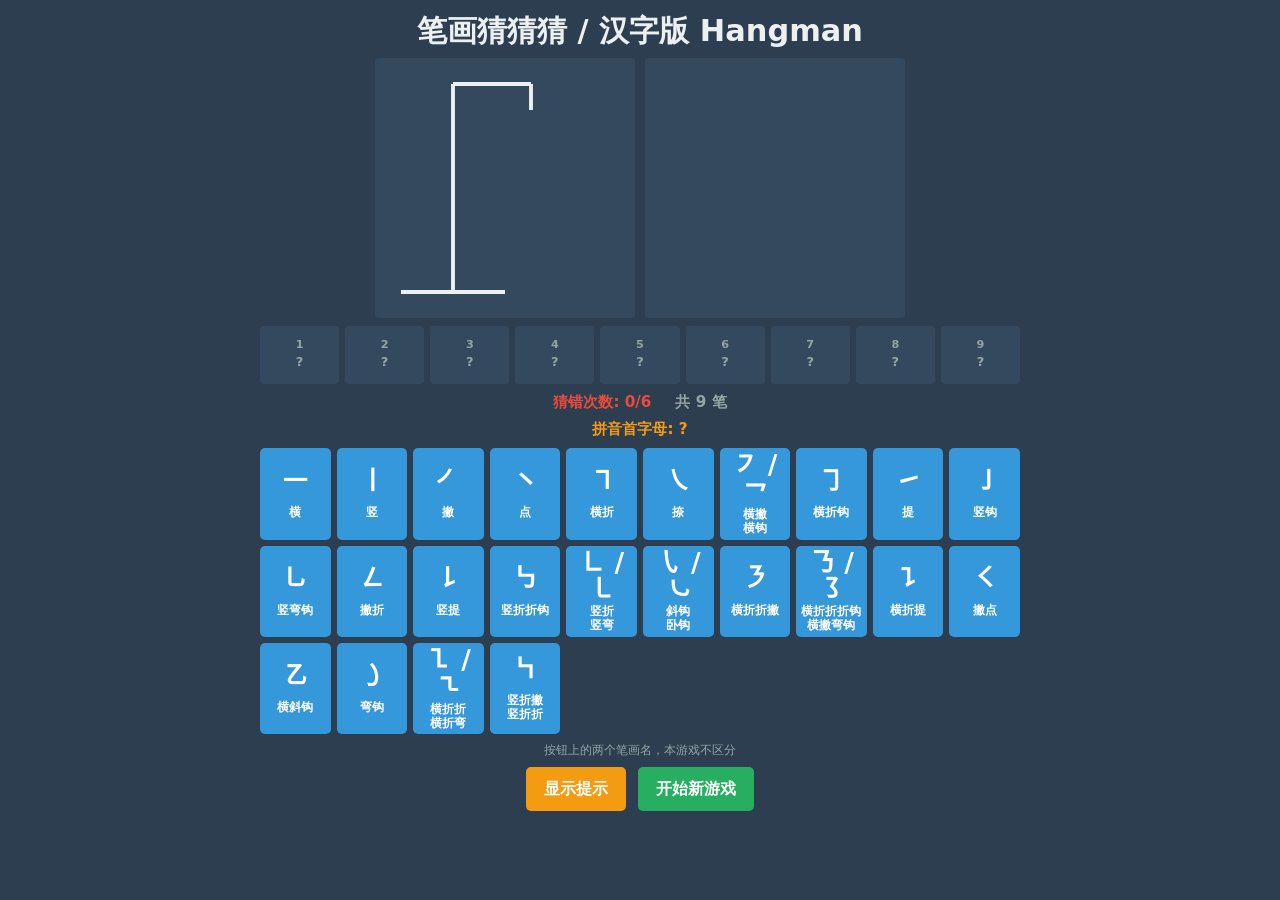
<file: index.html>
<!doctype html>
<html lang="zh-CN">
<head>
  <meta charset="utf-8">
  <meta http-equiv="refresh" content="0; url=./web/">
  <meta name="viewport" content="width=device-width, initial-scale=1">
  <title>笔画猜猜猜 / 汉字版 Hangman</title>
</head>
<body>
  <p><a href="./web/">Open Hanzi Hangman</a></p>
</body>
</html>
</file>
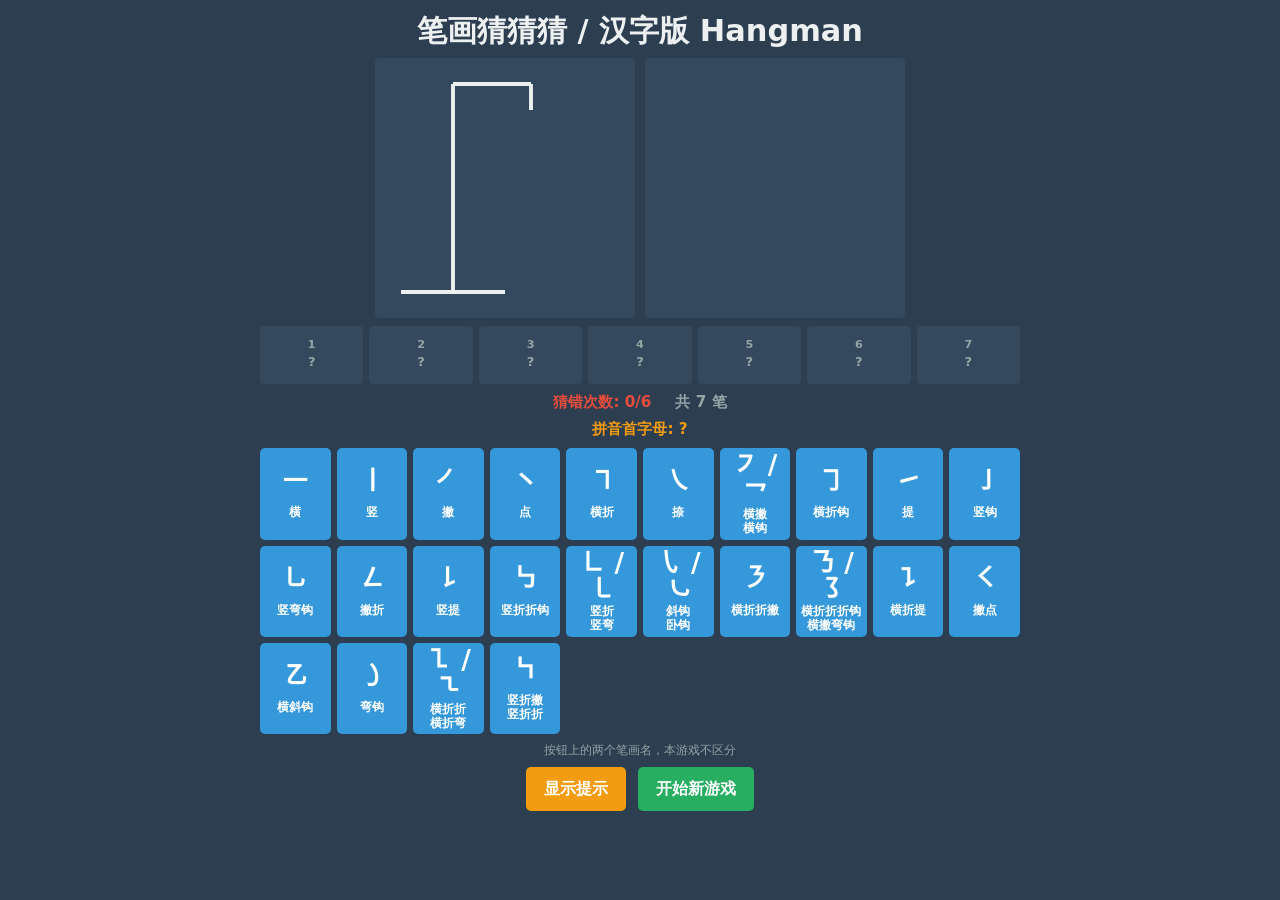
<file: web/index.html>
<!doctype html>
<html lang="zh-CN">
<head>
  <meta charset="utf-8">
  <meta name="viewport" content="width=device-width, initial-scale=1, maximum-scale=1, user-scalable=no, viewport-fit=cover">
  <meta name="apple-mobile-web-app-capable" content="yes">
  <meta name="apple-mobile-web-app-status-bar-style" content="black-translucent">
  <meta name="apple-mobile-web-app-title" content="笔画猜猜猜">
  <meta name="theme-color" content="#2c3e50">
  <link rel="manifest" href="manifest.webmanifest">
  <link rel="apple-touch-icon" href="icons/icon-180.png">
  <link rel="stylesheet" href="styles.css">
  <title>笔画猜猜猜 / 汉字版 Hangman</title>
</head>
<body>
  <main id="app">
    <h1>笔画猜猜猜 / 汉字版 Hangman</h1>

    <div class="drawing-row">
      <canvas id="hangman-canvas" aria-label="错误次数图示"></canvas>
      <section id="character-panel" class="character-panel" aria-label="汉字笔画图形" hidden>
        <svg id="character-svg" viewBox="0 0 1024 1024" role="img" aria-label="逐步显示的汉字">
          <g id="character-strokes" transform="scale(1, -1) translate(0, -900)"></g>
        </svg>
      </section>
    </div>

    <section id="slots" class="slots" aria-label="笔画槽位"></section>

    <div class="status-row" aria-live="polite">
      <span id="wrong-count" class="wrong-text">猜错次数: 0/6</span>
      <span id="stroke-count" class="muted-text">共 0 笔</span>
    </div>

    <p id="hint-line" class="hint-text">拼音首字母: ?</p>

    <section id="keyboard" class="keyboard" aria-label="笔画键盘"></section>

    <p class="legend">按钮上的两个笔画名，本游戏不区分</p>

    <div class="actions">
      <button id="hint-button" class="action-button hint-button" type="button">显示提示</button>
      <button id="new-game-button" class="action-button new-game-button" type="button">开始新游戏</button>
    </div>
  </main>

  <dialog id="result-dialog" aria-labelledby="result-title">
    <div class="dialog-content">
      <h2 id="result-title"></h2>
      <div id="result-character" class="result-character"></div>
      <p id="result-strokes" class="result-strokes"></p>
      <h3>例句:</h3>
      <p id="result-sentence" class="result-sentence"></p>
      <div class="dialog-actions">
        <button id="again-button" class="action-button new-game-button" type="button">再来一局</button>
        <button id="close-button" class="action-button" type="button">关闭</button>
      </div>
    </div>
  </dialog>

  <script type="module" src="app.js"></script>
</body>
</html>
</file>
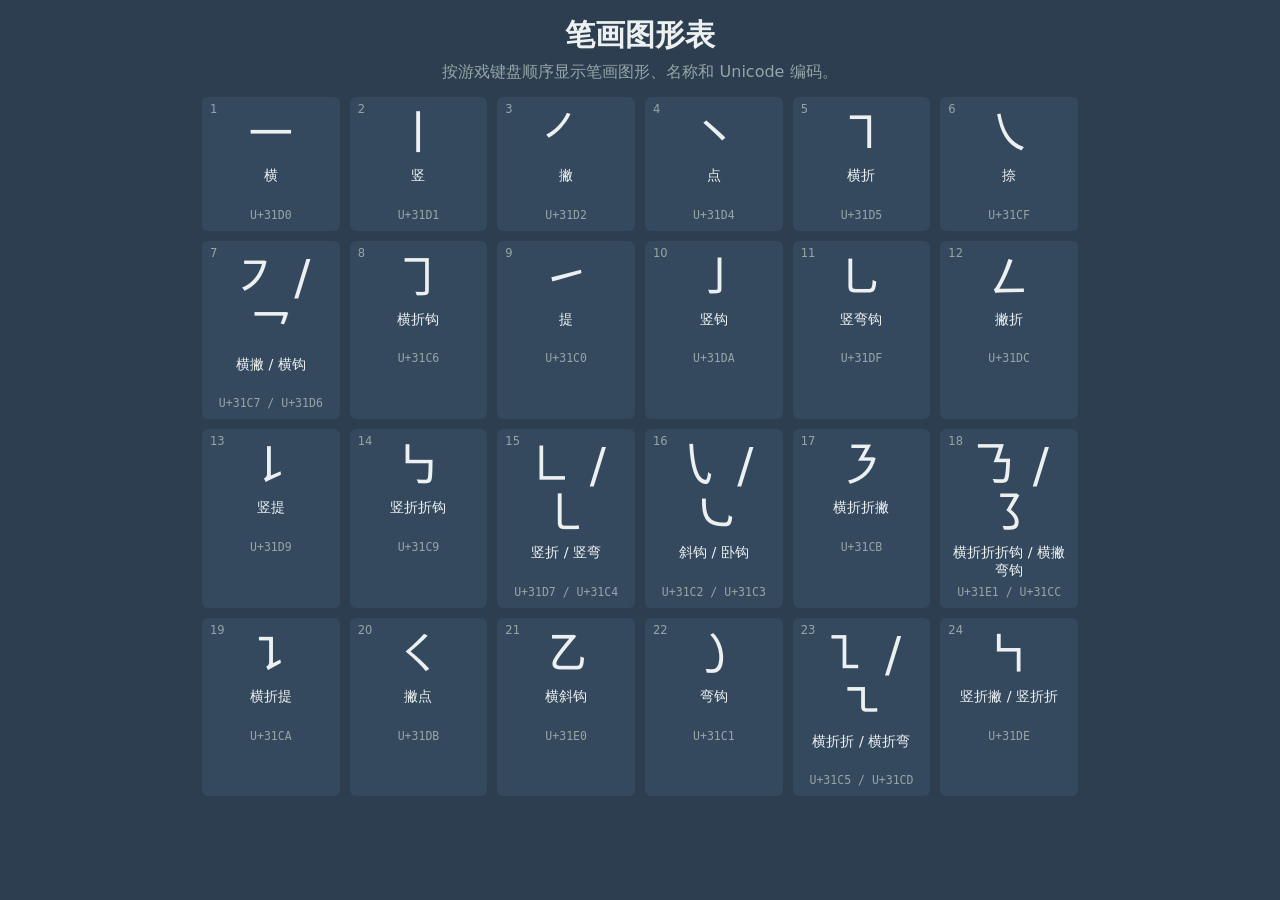
<file: web/strokes.html>
<!doctype html>
<html lang="zh-CN">
<head>
  <meta charset="utf-8">
  <meta name="viewport" content="width=device-width, initial-scale=1, viewport-fit=cover">
  <link rel="stylesheet" href="styles.css">
  <title>笔画图形表</title>
</head>
<body>
  <main class="stroke-sheet-page">
    <h1>笔画图形表</h1>
    <p class="stroke-sheet-intro">按游戏键盘顺序显示笔画图形、名称和 Unicode 编码。</p>
    <section id="stroke-sheet" class="stroke-sheet" aria-label="笔画图形表"></section>
  </main>
  <script type="module">
    import { STROKE_GLYPHS } from "./strokes.js";

    const sheet = document.querySelector("#stroke-sheet");
    const codepoint = (glyph) => `U+${glyph.codePointAt(0).toString(16).toUpperCase().padStart(4, "0")}`;

    async function renderSheet() {
      try {
        const response = await fetch("../hanzi_data.json");
        if (!response.ok) {
          throw new Error(`HTTP ${response.status}`);
        }
        const data = await response.json();
        data.stroke_palette.forEach((entry, index) => {
          const card = document.createElement("article");
          card.className = "stroke-card";

          const glyphNames = [entry.name, entry.alt]
            .filter(Boolean)
            .map((name) => STROKE_GLYPHS[name]);
          const glyphs = [...new Set(glyphNames)];
          const glyph = document.createElement("div");
          glyph.className = "stroke-glyph stroke-card-glyph";
          glyph.textContent = glyphs.join(" / ");

          const names = document.createElement("div");
          names.className = "stroke-card-names";
          names.textContent = entry.alt ? `${entry.name} / ${entry.alt}` : entry.name;

          const codepoints = document.createElement("div");
          codepoints.className = "stroke-card-codepoints";
          codepoints.textContent = glyphs.map(codepoint).join(" / ");

          const number = document.createElement("div");
          number.className = "stroke-card-number";
          number.textContent = index + 1;
          card.append(number, glyph, names, codepoints);
          sheet.append(card);
        });
      } catch (error) {
        sheet.textContent = `数据加载失败: ${error.message}`;
      }
    }

    renderSheet();
  </script>
</body>
</html>
</file>
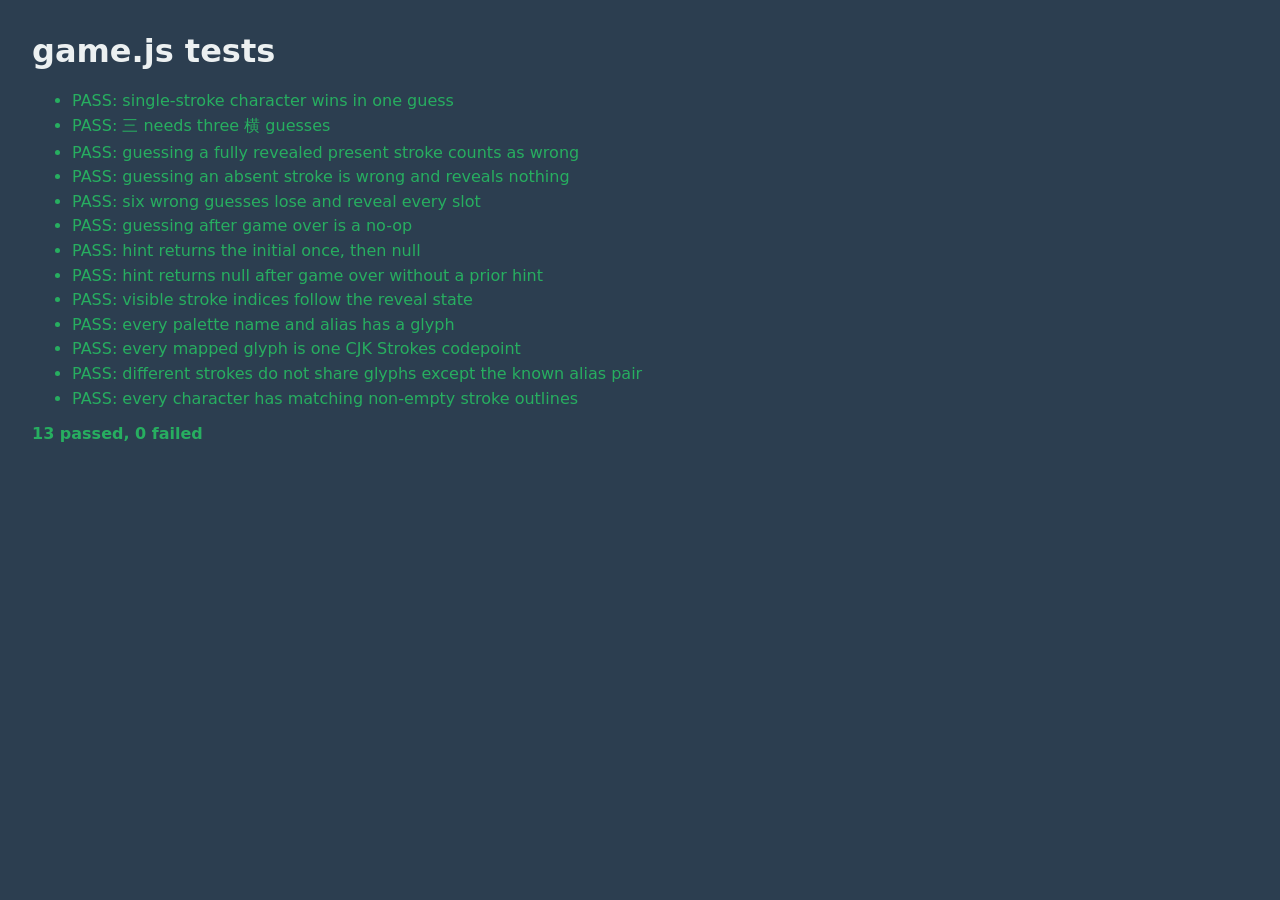
<file: web/tests.html>
<!doctype html>
<html lang="zh-CN">
<head>
  <meta charset="utf-8">
  <meta name="viewport" content="width=device-width, initial-scale=1">
  <title>笔画猜猜猜 tests</title>
  <style>
    body { margin: 2rem; background: #2c3e50; color: #ecf0f1; font-family: system-ui, sans-serif; }
    li { margin: .35rem 0; }
    .pass { color: #27ae60; }
    .fail { color: #e74c3c; }
    #summary { font-weight: 700; margin-top: 1rem; }
  </style>
</head>
<body>
  <h1>game.js tests</h1>
  <ul id="results"></ul>
  <p id="summary"></p>
  <script type="module" src="tests.js"></script>
</body>
</html>
</file>
<file: web/styles.css>
:root {
  --background: #2c3e50;
  --canvas-background: #34495e;
  --text: #ecf0f1;
  --button: #3498db;
  --button-active: #2980b9;
  --correct: #27ae60;
  --correct-active: #229954;
  --wrong: #e74c3c;
  --hint: #f39c12;
  --hint-active: #e67e22;
  --muted: #95a5a6;
  --font-stack: "PingFang SC", "Heiti SC", "Microsoft YaHei", system-ui, sans-serif;
}

@font-face {
  font-family: "HanziStrokes";
  src: url("fonts/hanzi-strokes.woff2") format("woff2");
  font-display: block;
  unicode-range: U+31C0-31E3;
}

* {
  box-sizing: border-box;
}

html {
  background: var(--background);
}

body {
  margin: 0;
  min-width: 280px;
  min-height: 100vh;
  min-height: 100dvh;
  overflow-x: hidden;
  background: var(--background);
  color: var(--text);
  font-family: var(--font-stack);
  touch-action: manipulation;
  -webkit-tap-highlight-color: transparent;
}

button,
dialog {
  font: inherit;
}

button {
  min-width: 44px;
  min-height: 44px;
  border: 0;
  color: white;
  cursor: pointer;
  touch-action: manipulation;
  -webkit-tap-highlight-color: transparent;
  user-select: none;
  -webkit-user-select: none;
}

button:active {
  transform: translateY(1px);
}

#app {
  width: min(100%, 820px);
  min-height: 100vh;
  min-height: 100dvh;
  margin: 0 auto;
  padding: max(8px, env(safe-area-inset-top)) max(12px, env(safe-area-inset-right))
    max(16px, env(safe-area-inset-bottom)) max(12px, env(safe-area-inset-left));
  text-align: center;
}

h1 {
  margin: 4px 0 8px;
  color: var(--text);
  font-size: clamp(1.35rem, 4vw, 1.9rem);
  line-height: 1.25;
}

.drawing-row {
  --drawing-size: min(40vh, 260px, calc((100vw - 34px) / 2));
  --drawing-size: min(40dvh, 260px, calc((100vw - 34px) / 2));
  display: flex;
  justify-content: center;
  gap: 10px;
  width: min(100%, calc(var(--drawing-size) * 2 + 10px));
  margin: 0 auto 8px;
}

#hangman-canvas,
.character-panel {
  display: block;
  flex: 0 1 var(--drawing-size);
  width: var(--drawing-size);
  height: var(--drawing-size);
  max-width: 260px;
  min-width: 0;
  aspect-ratio: 1;
  border-radius: 4px;
  background: var(--canvas-background);
}

.character-panel {
  overflow: hidden;
}

#character-svg {
  display: block;
  width: 100%;
  height: 100%;
}

.slots {
  display: grid;
  grid-template-columns: repeat(auto-fit, minmax(52px, 1fr));
  gap: 6px;
  width: min(100%, 760px);
  margin: 0 auto 8px;
}

.slot {
  display: flex;
  min-width: 44px;
  min-height: 58px;
  flex-direction: column;
  align-items: center;
  justify-content: center;
  border-radius: 4px;
  color: var(--muted);
  font-size: 0.82rem;
  font-weight: 700;
  line-height: 1.2;
  user-select: none;
  -webkit-user-select: none;
}

.slot.revealed {
  background: var(--correct);
  color: white;
}

.slot.hidden {
  background: var(--canvas-background);
}

.slot-number {
  font-size: 0.7rem;
}

.slot-stroke {
  min-height: 1.35em;
  margin-top: 2px;
}

.status-row {
  display: flex;
  justify-content: center;
  gap: 24px;
  margin: 2px 0;
  font-size: 0.95rem;
  font-weight: 700;
}

.wrong-text {
  color: var(--wrong);
}

.muted-text,
.legend {
  color: var(--muted);
}

.hint-text {
  min-height: 1.4em;
  margin: 6px 0;
  color: var(--hint);
  font-size: 0.95rem;
  font-weight: 700;
}

.keyboard {
  display: grid;
  grid-template-columns: repeat(auto-fit, minmax(64px, 1fr));
  gap: 6px;
  width: min(100%, 760px);
  margin: 8px auto;
}

.stroke-button {
  min-height: 52px;
  padding: 4px 3px;
  border-radius: 5px;
  background: var(--button);
  font-size: 0.84rem;
  font-weight: 700;
  line-height: 1.2;
  white-space: pre-line;
}

.stroke-glyph {
  font-family: "HanziStrokes", var(--font-stack);
}

.stroke-button-glyph {
  display: block;
  min-height: 1.35em;
  font-size: 1.65rem;
  line-height: 1;
}

.stroke-button-name {
  display: block;
  margin-top: 3px;
  font-size: 0.75rem;
  line-height: 1.15;
  white-space: pre-line;
}

.slot-glyph {
  display: block;
  font-size: 1.65rem;
  line-height: 1;
}

.result-stroke-glyph {
  font-size: 1.4rem;
  vertical-align: -0.15em;
}

.stroke-button:active {
  background: var(--button-active);
}

.stroke-button.flash-correct {
  background: var(--correct);
}

.stroke-button.flash-wrong {
  background: var(--wrong);
}

.legend {
  margin: 3px 0 8px;
  font-size: 0.75rem;
}

.stroke-sheet-page {
  width: min(100%, 900px);
  min-height: 100vh;
  min-height: 100dvh;
  margin: 0 auto;
  padding: max(12px, env(safe-area-inset-top)) max(12px, env(safe-area-inset-right))
    max(16px, env(safe-area-inset-bottom)) max(12px, env(safe-area-inset-left));
  text-align: center;
}

.stroke-sheet-intro {
  margin: 0 0 14px;
  color: var(--muted);
}

.stroke-sheet {
  display: grid;
  grid-template-columns: repeat(auto-fit, minmax(132px, 1fr));
  gap: 10px;
}

.stroke-card {
  position: relative;
  min-height: 132px;
  padding: 12px 6px 9px;
  border-radius: 6px;
  background: var(--canvas-background);
}

.stroke-card-number {
  position: absolute;
  top: 5px;
  left: 8px;
  color: var(--muted);
  font-size: 0.72rem;
}

.stroke-card-glyph {
  min-height: 3.2rem;
  color: var(--text);
  font-size: 3rem;
  line-height: 1;
}

.stroke-card-names {
  min-height: 2.4em;
  margin-top: 7px;
  color: var(--text);
  font-size: 0.9rem;
  line-height: 1.2;
}

.stroke-card-codepoints {
  margin-top: 6px;
  color: var(--muted);
  font-family: ui-monospace, monospace;
  font-size: 0.72rem;
}

.actions,
.dialog-actions {
  display: flex;
  justify-content: center;
  flex-wrap: wrap;
  gap: 12px;
}

.action-button {
  padding: 8px 18px;
  border-radius: 5px;
  background: var(--button);
  font-weight: 700;
}

.action-button:active {
  background: var(--button-active);
}

.hint-button {
  background: var(--hint);
}

.hint-button:active {
  background: var(--hint-active);
}

.new-game-button {
  background: var(--correct);
}

.new-game-button:active {
  background: var(--correct-active);
}

dialog {
  width: min(90vw, 600px);
  max-height: min(90dvh, 760px);
  overflow: auto;
  padding: 0;
  border: 0;
  border-radius: 8px;
  background: var(--background);
  color: var(--text);
}

dialog::backdrop {
  background: rgb(0 0 0 / 65%);
}

.dialog-content {
  padding: max(14px, env(safe-area-inset-top)) max(18px, env(safe-area-inset-right))
    max(18px, env(safe-area-inset-bottom)) max(18px, env(safe-area-inset-left));
  text-align: center;
}

#result-title {
  margin: 0;
  font-size: 1.1rem;
}

.result-character {
  margin: 2px 0;
  color: var(--text);
  font-size: clamp(3.5rem, 18vw, 5rem);
  font-weight: 700;
  line-height: 1.1;
}

.result-strokes,
.result-sentence {
  margin: 6px 0 12px;
  overflow-wrap: anywhere;
}

.dialog-content h3 {
  margin: 10px 0 3px;
  color: var(--hint);
  font-size: 1rem;
}

.result-sentence {
  min-height: 1.5em;
}

.highlight {
  color: var(--hint);
  font-weight: 700;
}

@media (orientation: landscape) and (max-height: 600px) {
  #app {
    padding-top: max(4px, env(safe-area-inset-top));
  }

  h1 {
    margin: 0 0 3px;
    font-size: 1.25rem;
  }

  .drawing-row {
    --drawing-size: min(32vh, 200px, calc((100vw - 28px) / 2));
    --drawing-size: min(32dvh, 200px, calc((100vw - 28px) / 2));
    gap: 4px;
  }

  #hangman-canvas,
  .character-panel {
    max-width: 200px;
  }

  .slots {
    margin-bottom: 4px;
  }

  .slot {
    min-height: 48px;
  }

  .hint-text {
    margin: 3px 0;
  }

  .keyboard {
    gap: 4px;
    margin: 4px auto;
  }

  .stroke-button {
    min-height: 44px;
  }

  .stroke-button-glyph {
    font-size: 1.35rem;
  }

  .stroke-button-name {
    font-size: 0.68rem;
  }

  .slot-glyph {
    font-size: 1.35rem;
  }

  .legend {
    margin: 2px 0 4px;
  }
}
</file>
